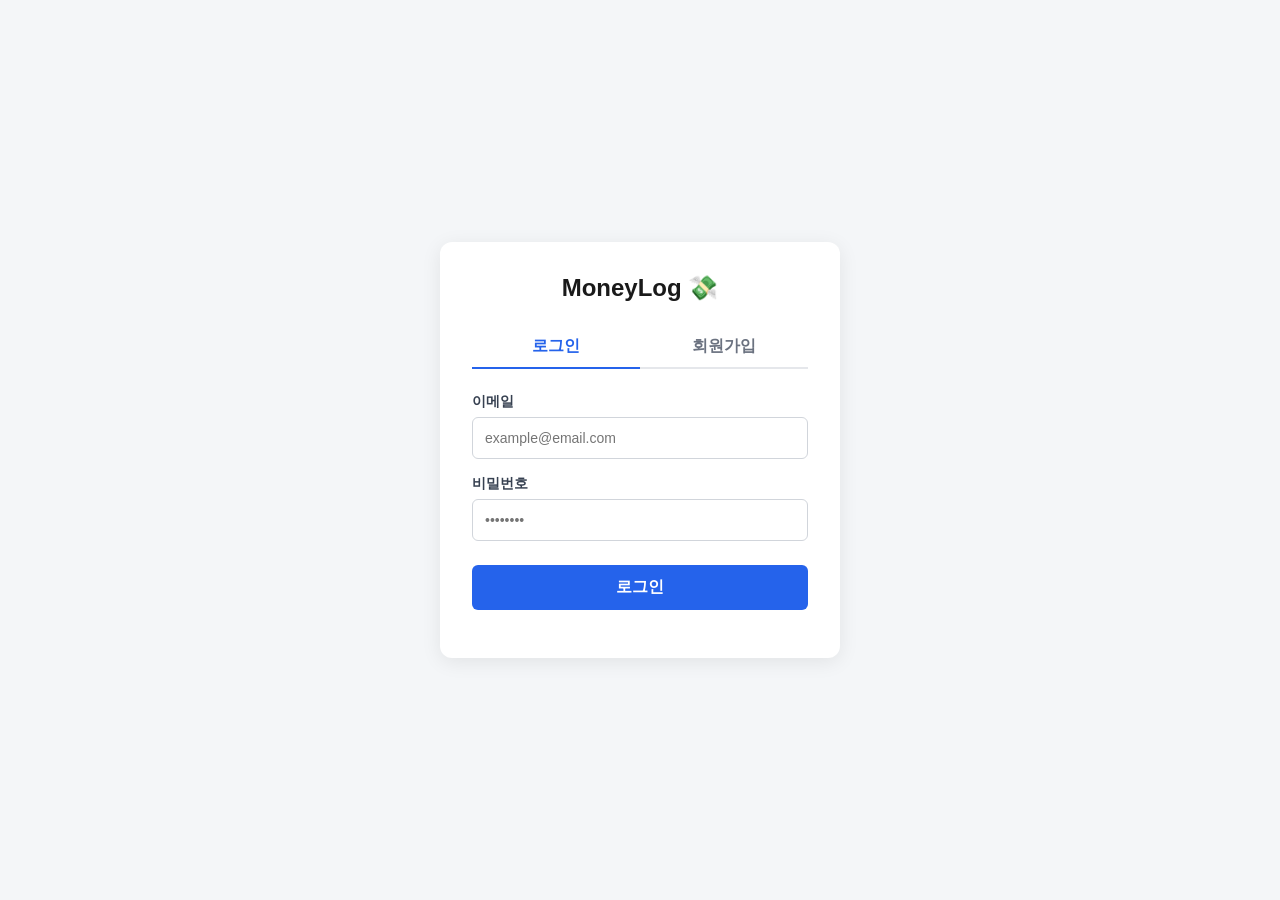
<file: src/main/resources/static/index.html>
<!DOCTYPE html>
<html lang="ko">
<head>
    <meta charset="UTF-8">
    <meta name="viewport" content="width=device-width, initial-scale=1.0">
    <title>Moneylog - 서비스 시작하기</title>
    <style>
        * {
            box-sizing: border-box;
            margin: 0;
            padding: 0;
            font-family: -apple-system, BlinkMacSystemFont, "Segoe UI", Roboto, sans-serif;
        }

        body {
            background-color: #f4f6f8;
            display: flex;
            justify-content: center;
            align-items: center;
            min-height: 100vh;
        }

        .card {
            background: #ffffff;
            border-radius: 12px;
            box-shadow: 0 4px 20px rgba(0, 0, 0, 0.08);
            width: 100%;
            max-width: 400px;
            padding: 32px;
        }

        .title {
            text-align: center;
            font-size: 24px;
            font-weight: 700;
            color: #1a1a1a;
            margin-bottom: 24px;
        }

        .tabs {
            display: flex;
            border-bottom: 2px solid #e5e7eb;
            margin-bottom: 24px;
        }

        .tab-btn {
            flex: 1;
            padding: 10px;
            background: none;
            border: none;
            font-size: 16px;
            font-weight: 600;
            color: #6b7280;
            cursor: pointer;
            text-align: center;
        }

        .tab-btn.active {
            color: #2563eb;
            border-bottom: 2px solid #2563eb;
            margin-bottom: -2px;
        }

        .form-group {
            margin-bottom: 16px;
        }

        .form-group label {
            display: block;
            font-size: 14px;
            font-weight: 600;
            color: #374151;
            margin-bottom: 6px;
        }

        .form-group input {
            width: 100%;
            padding: 12px;
            border: 1px solid #d1d5db;
            border-radius: 6px;
            font-size: 14px;
            outline: none;
            transition: border-color 0.2s;
        }

        .form-group input:focus {
            border-color: #2563eb;
        }

        .submit-btn {
            width: 100%;
            padding: 12px;
            background-color: #2563eb;
            color: white;
            border: none;
            border-radius: 6px;
            font-size: 16px;
            font-weight: 600;
            cursor: pointer;
            margin-top: 8px;
            transition: background-color 0.2s;
        }

        .submit-btn:hover {
            background-color: #1d4ed8;
        }

        .message {
            margin-top: 16px;
            font-size: 14px;
            text-align: center;
        }

        .message.error { color: #dc2626; }
        .message.success { color: #16a34a; }

        .hidden { display: none; }
    </style>
</head>
<body>

<div class="card">
    <div class="title">MoneyLog 💸</div>

    <!-- 탭 버튼 -->
    <div class="tabs">
        <button class="tab-btn active" id="loginTab" onclick="switchTab('login')">로그인</button>
        <button class="tab-btn" id="signupTab" onclick="switchTab('signup')">회원가입</button>
    </div>

    <!-- 로그인 폼 -->
    <form id="loginForm" onsubmit="handleLogin(event)">
        <div class="form-group">
            <label for="loginEmail">이메일</label>
            <input type="email" id="loginEmail" placeholder="example@email.com" required>
        </div>
        <div class="form-group">
            <label for="loginPassword">비밀번호</label>
            <input type="password" id="loginPassword" placeholder="••••••••" required>
        </div>
        <button type="submit" class="submit-btn">로그인</button>
    </form>

    <!-- 회원가입 폼 -->
    <form id="signupForm" class="hidden" onsubmit="handleSignup(event)">
        <div class="form-group">
            <label for="signupName">이름</label>
            <input type="text" id="signupName" placeholder="홍길동" required>
        </div>
        <div class="form-group">
            <label for="signupEmail">이메일</label>
            <input type="email" id="signupEmail" placeholder="example@email.com" required>
        </div>
        <div class="form-group">
            <label for="signupPassword">비밀번호</label>
            <input type="password" id="signupPassword" placeholder="8자 이상 입력" required>
        </div>
        <button type="submit" class="submit-btn">가입하기</button>
    </form>

    <div id="message" class="message"></div>
</div>

<script>
    // 탭 전환
    function switchTab(tab) {
        const loginForm = document.getElementById('loginForm');
        const signupForm = document.getElementById('signupForm');
        const loginTab = document.getElementById('loginTab');
        const signupTab = document.getElementById('signupTab');
        const message = document.getElementById('message');

        message.textContent = ''; // 메시지 초기화

        if (tab === 'login') {
            loginForm.classList.remove('hidden');
            signupForm.classList.add('hidden');
            loginTab.classList.add('active');
            signupTab.classList.remove('active');
        } else {
            loginForm.classList.add('hidden');
            signupForm.classList.remove('hidden');
            loginTab.classList.remove('active');
            signupTab.classList.add('active');
        }
    }

    // 로그인 API 호출
    async function handleLogin(e) {
        e.preventDefault();
        const email = document.getElementById('loginEmail').value;
        const password = document.getElementById('loginPassword').value;
        const message = document.getElementById('message');

        try {
            const response = await fetch('/api/auth/login', {
                method: 'POST',
                headers: { 'Content-Type': 'application/json' },
                body: JSON.stringify({ email, password })
            });

            const result = await response.json();

            if (response.ok && result.success) {
                // 백엔드 응답 구조(result.data.accessToken)에 정확히 접근!
                const token = result.data?.accessToken;

                if (token) {
                    localStorage.setItem('accessToken', token);

                    message.className = 'message success';
                    message.textContent = '로그인 성공! 대시보드로 이동합니다...';

                    // 1초 뒤 대시보드로 이동
                    setTimeout(() => {
                        window.location.href = '/dashboard.html';
                    }, 1000);
                } else {
                    message.className = 'message error';
                    message.textContent = '토큰 정보를 가져오지 못했습니다.';
                }
            } else {
                message.className = 'message error';
                message.textContent = result.message || '로그인에 실패했습니다.';
            }
        } catch (err) {
            message.className = 'message error';
            message.textContent = '서버 통신 오류가 발생했습니다.';
        }
    }

    // 회원가입 API 호출
    async function handleSignup(e) {
        e.preventDefault();
        const name = document.getElementById('signupName').value;
        const email = document.getElementById('signupEmail').value;
        const password = document.getElementById('signupPassword').value;
        const message = document.getElementById('message');

        try {
            const response = await fetch('/api/auth/signup', {
                method: 'POST',
                headers: { 'Content-Type': 'application/json' },
                body: JSON.stringify({ name, email, password })
            });

            const data = await response.json();

            if (response.ok) {
                message.className = 'message success';
                message.textContent = '회원가입 완료! 로그인해 주세요.';
                setTimeout(() => switchTab('login'), 1500); // 1.5초 뒤 로그인 탭으로 이동
            } else {
                message.className = 'message error';
                message.textContent = data.message || '회원가입에 실패했습니다.';
            }
        } catch (err) {
            message.className = 'message error';
            message.textContent = '서버 통신 오류가 발생했습니다.';
        }
    }
</script>

</body>
</html>
</file>
